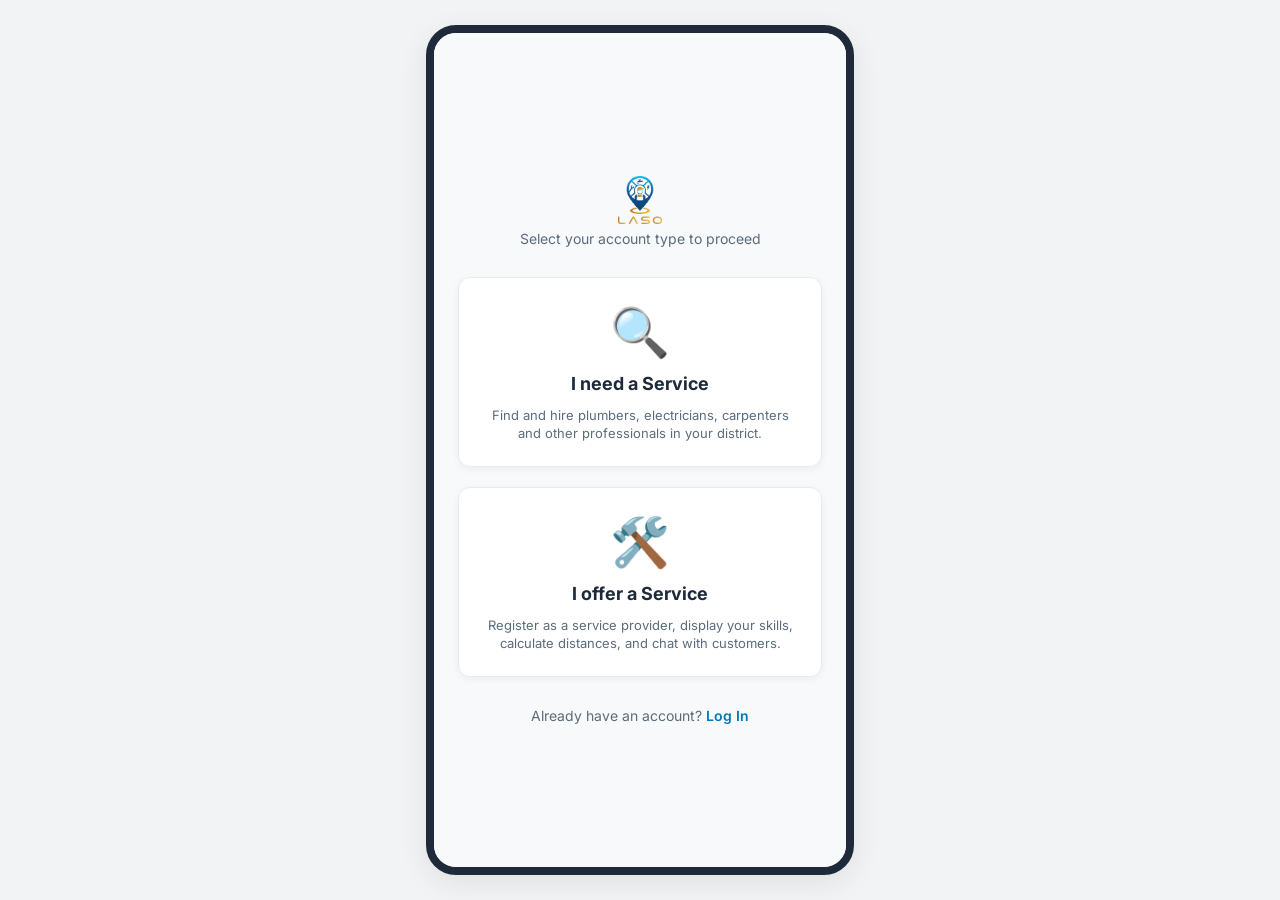
<file: frontend/index.html>
<!DOCTYPE html>
<html lang="en">
<head>
  <meta charset="UTF-8">
  <meta name="viewport" content="width=device-width, initial-scale=1.0">
  <title>LASO - Connecting Services</title>
  <link rel="stylesheet" href="styles/main.css">
  <style>
    .loading-screen {
      display: flex;
      flex-direction: column;
      align-items: center;
      justify-content: center;
      height: 100%;
      background-color: var(--bg-primary);
    }
    .spinner {
      border: 4px solid var(--border-color);
      width: 40px;
      height: 40px;
      border-radius: 50%;
      border-left-color: var(--primary-color);
      animation: spin 1s linear infinite;
      margin-top: 20px;
    }
    @keyframes spin {
      0% { transform: rotate(0deg); }
      100% { transform: rotate(360deg); }
    }
  </style>
  <script type="module">
    import { getSessionUser } from './js/utils.js';
    
    // Quick session routing
    setTimeout(() => {
      const user = getSessionUser();
      if (user) {
        window.location.href = `./pages/${user.userType}/dashboard.html`;
      } else {
        window.location.href = './pages/auth/user-type.html';
      }
    }, 500); // Small delay for smooth splash screen appearance
  </script>
</head>
<body>
  <div class="app-container">
    <div class="loading-screen">
      <h1 class="app-logo" style="font-size: 32px; justify-content: center; gap: 8px;">
        <img src="assets/logo.png" alt="LASO Logo" class="logo-img" onerror="this.style.display='none'; this.nextElementSibling.style.display='inline-block';" style="height: 44px; max-height: 44px; object-fit: contain;">
        <span class="logo-text" style="display: none;">LASO<span>.</span></span>
      </h1>
      <p style="color: var(--text-secondary); font-size: 14px; margin-top: 8px;">Sri Lanka's Service Locator</p>
      <div class="spinner"></div>
    </div>
  </div>
</body>
</html>
</file>
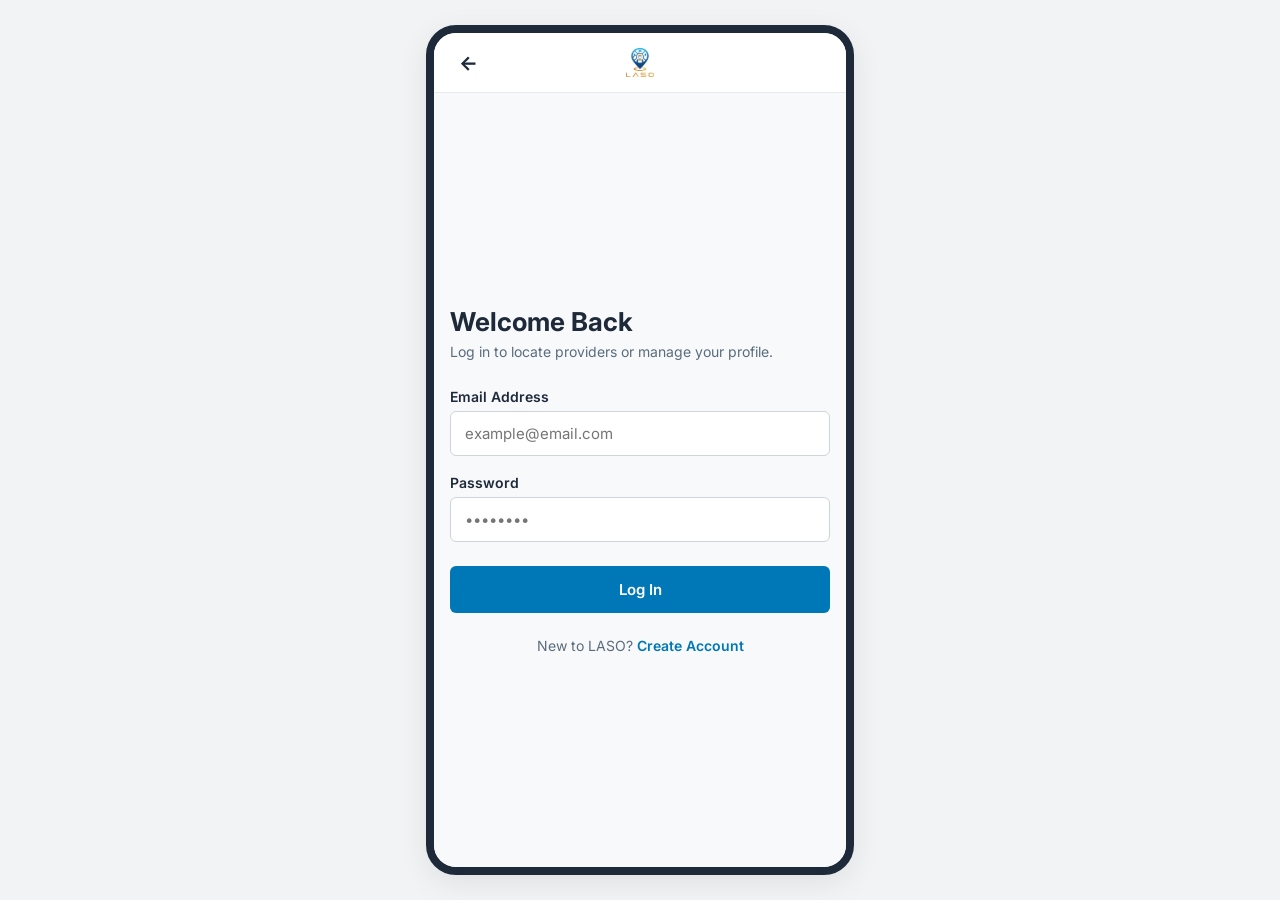
<file: frontend/pages/auth/login.html>
<!DOCTYPE html>
<html lang="en">
<head>
  <meta charset="UTF-8">
  <meta name="viewport" content="width=device-width, initial-scale=1.0">
  <title>LASO - Log In</title>
  <link rel="stylesheet" href="../../styles/main.css">
  <script type="module" src="../../js/auth.js"></script>
</head>
<body>
  <div class="app-container">
    <!-- Header -->
    <header class="app-header">
      <button class="header-action" onclick="window.location.href='user-type.html'" aria-label="Back">
        <span style="font-size: 20px; font-weight: bold; line-height: 1;">←</span>
      </button>
      <a href="../../index.html" class="app-logo" style="text-decoration: none;">
        <img src="../../assets/logo.png" alt="LASO Logo" class="logo-img" onerror="this.style.display='none'; this.nextElementSibling.style.display='inline-block';" style="height: 30px; max-height: 30px; object-fit: contain;">
        <span class="logo-text" style="display: none;">LASO<span>.</span></span>
      </a>
      <div style="width: 36px;"></div>
    </header>

    <!-- Content -->
    <div class="scrollable" style="display: flex; flex-direction: column; justify-content: center; padding-bottom: 20px;">
      <div class="animate-fade-in" style="width: 100%;">
        <h2 style="font-size: 26px; font-weight: 700; margin-bottom: 6px;">Welcome Back</h2>
        <p style="color: var(--text-secondary); font-size: 14px; margin-bottom: 28px;">Log in to locate providers or manage your profile.</p>

        <div id="error-alert" style="display: none; background-color: #ffe3e3; color: #d63031; padding: 12px; border-radius: var(--radius-sm); font-size: 14px; margin-bottom: 16px; font-weight: 500;"></div>

        <form id="login-form">
          <div class="form-group">
            <label for="email" class="form-label">Email Address</label>
            <input type="email" id="email" class="form-control" placeholder="example@email.com" required>
          </div>

          <div class="form-group" style="margin-bottom: 24px;">
            <label for="password" class="form-label">Password</label>
            <input type="password" id="password" class="form-control" placeholder="••••••••" required>
          </div>

          <button type="submit" class="btn btn-primary">Log In</button>
        </form>

        <div style="text-align: center; margin-top: 24px;">
          <p style="font-size: 14px; color: var(--text-secondary);">
            New to LASO? <a href="user-type.html" style="color: var(--primary-color); font-weight: 600; text-decoration: none;">Create Account</a>
          </p>
        </div>
      </div>
    </div>
  </div>
</body>
</html>
</file>
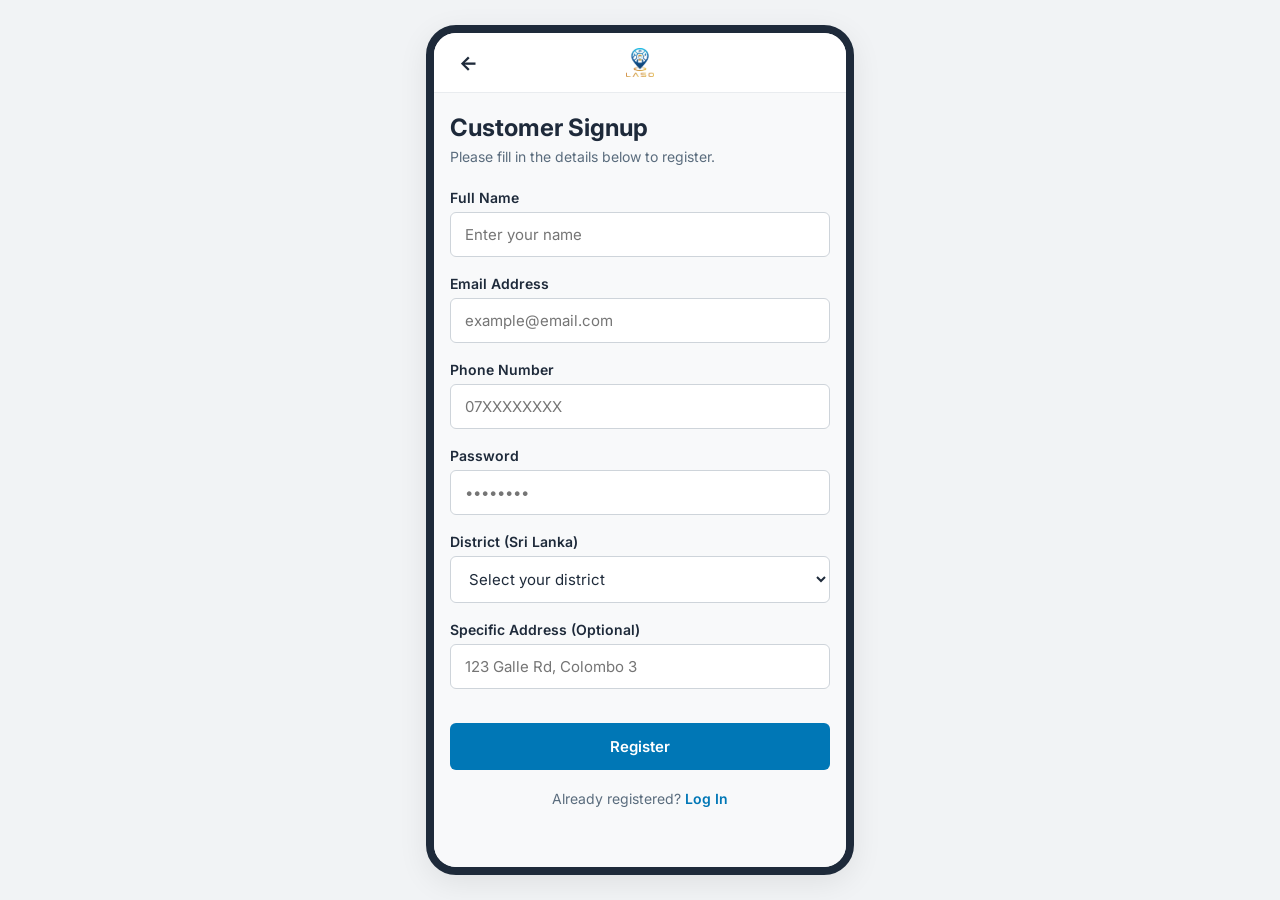
<file: frontend/pages/auth/register.html>
<!DOCTYPE html>
<html lang="en">
<head>
  <meta charset="UTF-8">
  <meta name="viewport" content="width=device-width, initial-scale=1.0">
  <title>LASO - Create Account</title>
  <link rel="stylesheet" href="../../styles/main.css">
  <style>
    .register-container {
      display: flex;
      flex-direction: column;
      height: 100%;
      background-color: var(--bg-primary);
    }
    .gps-row {
      display: grid;
      grid-template-columns: 1fr 1fr auto;
      align-items: flex-end;
      gap: 8px;
    }
  </style>
  <script type="module" src="../../js/auth.js"></script>
</head>
<body>
  <div class="app-container">
    <!-- Header -->
    <header class="app-header">
      <button class="header-action" onclick="window.location.href='user-type.html'" aria-label="Back">
        <span style="font-size: 20px; font-weight: bold; line-height: 1;">←</span>
      </button>
      <a href="../../index.html" class="app-logo" style="text-decoration: none;">
        <img src="../../assets/logo.png" alt="LASO Logo" class="logo-img" onerror="this.style.display='none'; this.nextElementSibling.style.display='inline-block';" style="height: 30px; max-height: 30px; object-fit: contain;">
        <span class="logo-text" style="display: none;">LASO<span>.</span></span>
      </a>
      <div style="width: 36px;"></div>
    </header>

    <!-- Scrollable Form Container -->
    <div class="scrollable">
      <div class="animate-fade-in">
        <h2 id="register-title" style="font-size: 24px; font-weight: 700; margin-bottom: 6px;">Create Account</h2>
        <p style="color: var(--text-secondary); font-size: 14px; margin-bottom: 24px;">Please fill in the details below to register.</p>

        <div id="error-alert" style="display: none; background-color: #ffe3e3; color: #d63031; padding: 12px; border-radius: var(--radius-sm); font-size: 14px; margin-bottom: 16px; font-weight: 500;"></div>

        <form id="register-form">
          <!-- Common Fields -->
          <div class="form-group">
            <label for="name" class="form-label">Full Name</label>
            <input type="text" id="name" class="form-control" placeholder="Enter your name" required>
          </div>

          <div class="form-group">
            <label for="email" class="form-label">Email Address</label>
            <input type="email" id="email" class="form-control" placeholder="example@email.com" required>
          </div>

          <div class="form-group">
            <label for="phone" class="form-label">Phone Number</label>
            <input type="tel" id="phone" class="form-control" placeholder="07XXXXXXXX" required>
          </div>

          <div class="form-group">
            <label for="password" class="form-label">Password</label>
            <input type="password" id="password" class="form-control" placeholder="••••••••" required>
          </div>

          <div class="form-group">
            <label for="district" class="form-label">District (Sri Lanka)</label>
            <select id="district" class="form-control" required>
              <option value="" disabled selected>Select your district</option>
              <option value="Colombo">Colombo</option>
              <option value="Gampaha">Gampaha</option>
              <option value="Kalutara">Kalutara</option>
              <option value="Kandy">Kandy</option>
              <option value="Matale">Matale</option>
              <option value="Nuwara Eliya">Nuwara Eliya</option>
              <option value="Galle">Galle</option>
              <option value="Matara">Matara</option>
              <option value="Hambantota">Hambantota</option>
              <option value="Jaffna">Jaffna</option>
              <option value="Kilinochchi">Kilinochchi</option>
              <option value="Mannar">Mannar</option>
              <option value="Vavuniya">Vavuniya</option>
              <option value="Mullaitivu">Mullaitivu</option>
              <option value="Batticaloa">Batticaloa</option>
              <option value="Ampara">Ampara</option>
              <option value="Trincomalee">Trincomalee</option>
              <option value="Kurunegala">Kurunegala</option>
              <option value="Puttalam">Puttalam</option>
              <option value="Anuradhapura">Anuradhapura</option>
              <option value="Polonnaruwa">Polonnaruwa</option>
              <option value="Badulla">Badulla</option>
              <option value="Moneragala">Moneragala</option>
              <option value="Ratnapura">Ratnapura</option>
              <option value="Kegalle">Kegalle</option>
            </select>
          </div>

          <div class="form-group">
            <label for="address" class="form-label">Specific Address (Optional)</label>
            <input type="text" id="address" class="form-control" placeholder="123 Galle Rd, Colombo 3">
          </div>

          <!-- Provider-Only Fields -->
          <div id="provider-only-fields" style="display: none;">
            <div class="form-group">
              <label for="service-type" class="form-label">Service Category</label>
              <select id="service-type" class="form-control">
                <option value="" disabled selected>Select service you offer</option>
                <option value="plumbing">🧰 Plumbing</option>
                <option value="electrical">⚡ Electrical</option>
                <option value="carpentry">🔨 Carpentry</option>
                <option value="masonry">🧱 Masonry</option>
                <option value="painting">🎨 Painting</option>
                <option value="appliance">📺 Appliance Repair</option>
                <option value="ac">❄️ AC Repair & Maintenance</option>
                <option value="cleaning">🧹 Cleaning Services</option>
              </select>
            </div>

            <div class="form-group">
              <label class="form-label">GPS Coordinates</label>
              <div class="gps-row">
                <div>
                  <span class="text-xs text-secondary">Latitude</span>
                  <input type="number" id="lat" class="form-control" step="any" placeholder="Latitude" style="padding: 10px 8px; font-size: 13px;">
                </div>
                <div>
                  <span class="text-xs text-secondary">Longitude</span>
                  <input type="number" id="lon" class="form-control" step="any" placeholder="Longitude" style="padding: 10px 8px; font-size: 13px;">
                </div>
                <button type="button" id="btn-gps" class="btn btn-secondary" style="padding: 10px 12px; margin-top: 18px; font-size: 13px; height: 42px;">
                  🎯 Get GPS
                </button>
              </div>
              <p style="font-size: 11px; color: var(--text-secondary); margin-top: 4px;">Provides distance calculation. If left empty, default district center will be used.</p>
            </div>

            <div class="form-group">
              <label for="description" class="form-label">Short Description of Services</label>
              <textarea id="description" class="form-control" placeholder="Describe your experience, rates, or general service offers..."></textarea>
            </div>
          </div>

          <button type="submit" class="btn btn-primary" style="margin-top: 16px;">Register</button>
        </form>

        <div style="text-align: center; margin-top: 20px;">
          <p style="font-size: 14px; color: var(--text-secondary);">
            Already registered? <a href="login.html" style="color: var(--primary-color); font-weight: 600; text-decoration: none;">Log In</a>
          </p>
        </div>
      </div>
    </div>
  </div>
</body>
</html>
</file>
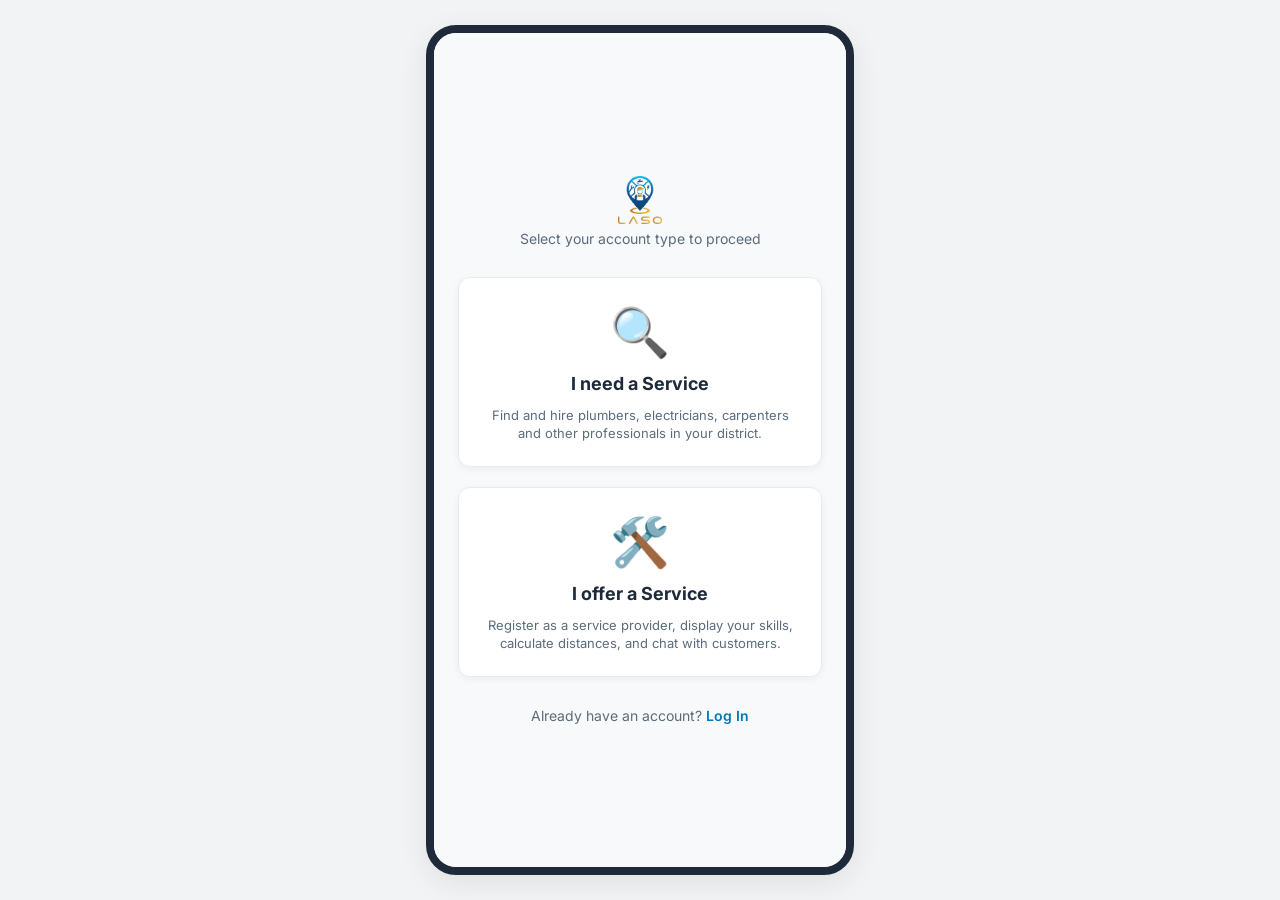
<file: frontend/pages/auth/user-type.html>
<!DOCTYPE html>
<html lang="en">
<head>
  <meta charset="UTF-8">
  <meta name="viewport" content="width=device-width, initial-scale=1.0">
  <title>LASO - Choose Account Type</title>
  <link rel="stylesheet" href="../../styles/main.css">
  <style>
    .type-container {
      display: flex;
      flex-direction: column;
      justify-content: center;
      height: 100%;
      padding: 24px;
      gap: 20px;
      background-color: var(--bg-secondary);
    }
    .type-card {
      border: 1px solid var(--border-color);
      border-radius: var(--radius-md);
      padding: 24px;
      background-color: var(--card-bg);
      text-align: center;
      cursor: pointer;
      transition: var(--transition-normal);
      box-shadow: var(--shadow-card);
      display: flex;
      flex-direction: column;
      align-items: center;
      gap: 12px;
    }
    .type-card:hover {
      border-color: var(--primary-color);
      transform: translateY(-4px);
      box-shadow: var(--shadow-soft);
    }
    .type-icon {
      font-size: 48px;
    }
    .type-title {
      font-size: 18px;
      font-weight: 700;
      color: var(--text-primary);
    }
    .type-desc {
      font-size: 13px;
      color: var(--text-secondary);
      line-height: 1.4;
    }
  </style>
</head>
<body>
  <div class="app-container">
    <div class="type-container">
      <div style="text-align: center; margin-bottom: 10px;">
        <h1 class="app-logo" style="font-size: 36px; justify-content: center; margin-bottom: 6px; gap: 8px;">
          <img src="../../assets/logo.png" alt="LASO Logo" class="logo-img" onerror="this.style.display='none'; this.nextElementSibling.style.display='inline-block';" style="height: 48px; max-height: 48px; object-fit: contain;">
          <span class="logo-text" style="display: none;">LASO<span>.</span></span>
        </h1>
        <p style="color: var(--text-secondary); font-size: 14px;">Select your account type to proceed</p>
      </div>

      <div class="type-card" onclick="window.location.href='register.html?type=customer'" role="button" tabindex="0">
        <div class="type-icon">🔍</div>
        <div class="type-title">I need a Service</div>
        <div class="type-desc">Find and hire plumbers, electricians, carpenters and other professionals in your district.</div>
      </div>

      <div class="type-card" onclick="window.location.href='register.html?type=provider'" role="button" tabindex="0">
        <div class="type-icon">🛠️</div>
        <div class="type-title">I offer a Service</div>
        <div class="type-desc">Register as a service provider, display your skills, calculate distances, and chat with customers.</div>
      </div>

      <div style="text-align: center; margin-top: 10px;">
        <p style="font-size: 14px; color: var(--text-secondary);">
          Already have an account? <a href="login.html" style="color: var(--primary-color); font-weight: 600; text-decoration: none;">Log In</a>
        </p>
      </div>
    </div>
  </div>
</body>
</html>
</file>
<file: frontend/styles/main.css>
@import url('https://fonts.googleapis.com/css2?family=Inter:wght@300;400;500;600;700&display=swap');

:root {
  --bg-primary: #ffffff;
  --bg-secondary: #f8f9fa;
  --card-bg: #ffffff;
  --text-primary: #1e2a3a;
  --text-secondary: #5a6c7d;
  --border-color: #e9ecef;
  --primary-color: #0077b6;
  --primary-hover: #005f92;
  --primary-light: rgba(0, 119, 182, 0.08);
  --shadow-soft: 0 4px 12px rgba(0, 0, 0, 0.04);
  --shadow-card: 0 2px 8px rgba(0, 0, 0, 0.05);
  --shadow-nav: 0 -2px 10px rgba(0, 0, 0, 0.05);
  --shadow-focus: 0 0 0 3px rgba(0, 119, 182, 0.2);
  --radius-sm: 6px;
  --radius-md: 12px;
  --radius-lg: 20px;
  --transition-fast: 0.2s cubic-bezier(0.4, 0, 0.2, 1);
  --transition-normal: 0.3s cubic-bezier(0.4, 0, 0.2, 1);
}

/* Reset and base styles */
* {
  margin: 0;
  padding: 0;
  box-sizing: border-box;
  font-family: 'Inter', -apple-system, BlinkMacSystemFont, "Segoe UI", Roboto, sans-serif;
  -webkit-tap-highlight-color: transparent;
}

body {
  background-color: #f1f3f5;
  color: var(--text-primary);
  display: flex;
  justify-content: center;
  align-items: center;
  min-height: 100vh;
  margin: 0;
}

/* App Wrapper for Phone Aspect Ratio on Desktop */
.app-container {
  width: 100%;
  max-width: 428px;
  height: 100vh;
  min-height: 550px;
  background-color: var(--bg-primary);
  position: relative;
  display: flex;
  flex-direction: column;
  box-shadow: 0 8px 30px rgba(0, 0, 0, 0.08);
  overflow: hidden;
}

@media (min-width: 435px) {
  .app-container {
    height: 850px;
    border-radius: 30px;
    border: 8px solid #1e2a3a;
  }
}

/* Scrollable Container without visible Scrollbar */
.scrollable {
  flex: 1;
  overflow-y: auto;
  scrollbar-width: none; /* Firefox */
  -ms-overflow-style: none; /* IE/Edge */
  padding: 20px 16px 90px 16px;
  background-color: var(--bg-secondary);
}

.scrollable::-webkit-scrollbar {
  display: none; /* Chrome/Safari */
}

/* App Bar / Header */
.app-header {
  height: 60px;
  background-color: var(--bg-primary);
  border-bottom: 1px solid var(--border-color);
  display: flex;
  align-items: center;
  justify-content: space-between;
  padding: 0 16px;
  z-index: 10;
  flex-shrink: 0;
}

.app-logo {
  text-decoration: none;
  display: flex;
  align-items: center;
  gap: 8px;
}

.logo-text {
  font-size: 22px;
  font-weight: 800;
  color: var(--text-primary);
  letter-spacing: 1.5px;
}

.logo-text span {
  color: var(--primary-color);
}

.logo-img {
  max-height: 30px;
  object-fit: contain;
  vertical-align: middle;
}

.header-action {
  background: none;
  border: none;
  font-size: 20px;
  cursor: pointer;
  color: var(--text-primary);
  width: 36px;
  height: 36px;
  border-radius: 50%;
  display: flex;
  align-items: center;
  justify-content: center;
  transition: var(--transition-fast);
}

.header-action:hover {
  background-color: var(--bg-secondary);
}

/* Bottom Navigation Bar */
.bottom-nav {
  position: absolute;
  bottom: 0;
  left: 0;
  right: 0;
  height: 70px;
  background-color: var(--bg-primary);
  border-top: 1px solid var(--border-color);
  box-shadow: var(--shadow-nav);
  display: flex;
  justify-content: space-around;
  align-items: center;
  z-index: 10;
  padding: 0 10px;
  padding-bottom: env(safe-area-inset-bottom);
}

.nav-item {
  display: flex;
  flex-direction: column;
  align-items: center;
  text-decoration: none;
  color: var(--text-secondary);
  font-size: 11px;
  font-weight: 500;
  transition: color 0.3s ease, font-weight 0.3s ease;
  cursor: pointer;
  background: none;
  border: none;
  gap: 2px;
  width: 65px;
  height: 100%;
  justify-content: center;
  position: relative;
}

.nav-icon-container {
  display: flex;
  align-items: center;
  justify-content: center;
  width: 32px;
  height: 32px;
  transition: transform 0.3s cubic-bezier(0.175, 0.885, 0.32, 1.275), box-shadow 0.3s ease, background-color 0.3s ease, border-color 0.3s ease;
}

.nav-svg {
  width: 22px;
  height: 22px;
  stroke: var(--text-secondary);
  transition: stroke 0.3s ease, transform 0.3s ease;
}

.nav-label {
  transition: transform 0.3s ease, opacity 0.3s ease;
}

/* Hover & Active States */
.nav-item:hover {
  color: var(--primary-color);
}

.nav-item:hover .nav-icon-container {
  transform: translateY(-3px);
}

.nav-item:hover .nav-svg {
  stroke: var(--primary-color);
}

.nav-item.active {
  color: var(--primary-color);
  font-weight: 700;
}

.nav-item.active .nav-icon-container {
  background-color: var(--bg-primary);
  border: 2px solid var(--primary-color);
  border-radius: 40%;
  width: 44px;
  height: 44px;
  transform: translateY(-8px);
  box-shadow: 0 4px 0 var(--primary-color), 0 4px 8px rgba(0, 119, 182, 0.15);
}

.nav-item.active .nav-svg {
  stroke: var(--primary-color);
  transform: scale(1.05);
}

/* Tactile Pressed 3D click feedback */
.nav-item:active .nav-icon-container {
  transform: translateY(-2px);
  box-shadow: 0 2px 0 var(--primary-color), 0 2px 4px rgba(0, 119, 182, 0.15);
}

/* 3D block colored line at the bottom of active item */
.nav-item::after {
  content: '';
  position: absolute;
  bottom: 2px;
  width: 20px;
  height: 3px;
  border-radius: 1.5px;
  background-color: var(--primary-color);
  transform: scaleX(0);
  transition: transform 0.3s cubic-bezier(0.175, 0.885, 0.32, 1.275);
}

.nav-item.active::after {
  transform: scaleX(1);
}

/* Cards */
.card {
  background-color: var(--card-bg);
  border-radius: var(--radius-md);
  border: 1px solid var(--border-color);
  box-shadow: var(--shadow-card);
  padding: 16px;
  margin-bottom: 16px;
  transition: var(--transition-normal);
}

.card:hover {
  transform: translateY(-2px);
  box-shadow: var(--shadow-soft);
}

/* Forms & Input fields */
.form-group {
  margin-bottom: 18px;
}

.form-label {
  display: block;
  font-size: 14px;
  font-weight: 600;
  color: var(--text-primary);
  margin-bottom: 6px;
}

.form-control {
  width: 100%;
  padding: 12px 14px;
  background-color: var(--bg-primary);
  border: 1px solid #ced4da;
  border-radius: var(--radius-sm);
  color: var(--text-primary);
  font-size: 15px;
  transition: border-color 0.15s ease-in-out, box-shadow 0.15s ease-in-out;
}

.form-control:focus {
  outline: none;
  border-color: var(--primary-color);
  box-shadow: var(--shadow-focus);
}

textarea.form-control {
  min-height: 100px;
  resize: none;
}

.form-check {
  display: flex;
  align-items: center;
  gap: 8px;
  cursor: pointer;
}

/* Buttons */
.btn {
  display: inline-flex;
  align-items: center;
  justify-content: center;
  width: 100%;
  padding: 14px;
  border-radius: var(--radius-sm);
  border: none;
  font-size: 15px;
  font-weight: 600;
  cursor: pointer;
  transition: var(--transition-fast);
  gap: 8px;
}

.btn-primary {
  background-color: var(--primary-color);
  color: #ffffff;
}

.btn-primary:hover {
  background-color: var(--primary-hover);
}

.btn-primary:active {
  transform: scale(0.98);
}

.btn-secondary {
  background-color: var(--bg-secondary);
  color: var(--text-primary);
  border: 1px solid var(--border-color);
}

.btn-secondary:hover {
  background-color: var(--border-color);
}

.btn-secondary:active {
  transform: scale(0.98);
}

.btn-text {
  background: none;
  border: none;
  color: var(--primary-color);
  padding: 8px;
  width: auto;
  font-size: 14px;
}

.btn-text:hover {
  text-decoration: underline;
}

/* Category Chips */
.chips-container {
  display: flex;
  gap: 8px;
  overflow-x: auto;
  padding: 4px 0 12px 0;
  scrollbar-width: none;
  -ms-overflow-style: none;
}

.chips-container::-webkit-scrollbar {
  display: none;
}

.chip {
  flex-shrink: 0;
  padding: 8px 14px;
  border-radius: var(--radius-lg);
  background-color: var(--card-bg);
  border: 1px solid var(--border-color);
  font-size: 13px;
  font-weight: 500;
  color: var(--text-secondary);
  cursor: pointer;
  transition: var(--transition-fast);
  display: flex;
  align-items: center;
  gap: 6px;
}

.chip:hover {
  border-color: var(--primary-color);
  color: var(--primary-color);
}

.chip.active {
  background-color: var(--primary-color);
  color: #ffffff;
  border-color: var(--primary-color);
}

/* Badge and Rating Stars */
.rating-stars {
  color: #ffb703;
  display: flex;
  align-items: center;
  gap: 2px;
}

.badge {
  display: inline-flex;
  align-items: center;
  justify-content: center;
  padding: 4px 8px;
  border-radius: var(--radius-sm);
  font-size: 12px;
  font-weight: 600;
}

.badge-info {
  background-color: var(--primary-light);
  color: var(--primary-color);
}

/* Chat styles */
.message-bubble {
  max-width: 80%;
  padding: 12px 16px;
  border-radius: var(--radius-md);
  margin-bottom: 12px;
  font-size: 14px;
  line-height: 1.4;
}

.message-sent {
  background-color: var(--primary-color);
  color: #ffffff;
  align-self: flex-end;
  border-bottom-right-radius: 2px;
}

.message-received {
  background-color: var(--bg-primary);
  color: var(--text-primary);
  border: 1px solid var(--border-color);
  align-self: flex-start;
  border-bottom-left-radius: 2px;
}

.chat-container {
  display: flex;
  flex-direction: column;
  gap: 4px;
  padding: 10px 0;
}

.chat-input-bar {
  display: flex;
  gap: 8px;
  padding: 12px 16px;
  background-color: var(--bg-primary);
  border-top: 1px solid var(--border-color);
  position: absolute;
  bottom: 0;
  left: 0;
  right: 0;
}

/* Search bar styling */
.search-wrapper {
  position: relative;
  margin-bottom: 16px;
}

.search-input {
  padding-left: 40px;
}

.search-icon {
  position: absolute;
  left: 14px;
  top: 50%;
  transform: translateY(-50%);
  color: var(--text-secondary);
  font-size: 16px;
  pointer-events: none;
}

/* Animations */
@keyframes slideInUp {
  from {
    transform: translateY(20px);
    opacity: 0;
  }
  to {
    transform: translateY(0);
    opacity: 1;
  }
}

.animate-fade-in {
  animation: slideInUp 0.3s cubic-bezier(0.16, 1, 0.3, 1) forwards;
}

/* Utilities */
.text-center { text-align: center; }
.mt-4 { margin-top: 16px; }
.mb-4 { margin-bottom: 16px; }
.w-full { width: 100%; }
.flex { display: flex; }
.flex-col { flex-direction: column; }
.items-center { align-items: center; }
.justify-between { justify-content: space-between; }
.gap-8 { gap: 8px; }
.font-semibold { font-weight: 600; }
.text-sm { font-size: 13px; }
.text-xs { font-size: 11px; }
.text-secondary { color: var(--text-secondary); }

/* Premium Glassmorphic Notification Toast */
.toast-notification {
  position: absolute;
  top: 70px;
  left: 16px;
  right: 16px;
  background: rgba(255, 255, 255, 0.92);
  backdrop-filter: blur(12px);
  border: 1px solid rgba(0, 119, 182, 0.18);
  border-radius: var(--radius-md);
  padding: 12px 16px;
  box-shadow: 0 10px 25px rgba(0, 0, 0, 0.08);
  display: flex;
  align-items: center;
  gap: 12px;
  z-index: 999;
  transform: translateY(-120px);
  opacity: 0;
  transition: transform 0.4s cubic-bezier(0.175, 0.885, 0.32, 1.275), opacity 0.4s ease;
}

.toast-notification.show {
  transform: translateY(0);
  opacity: 1;
}

.toast-icon {
  font-size: 22px;
  background: var(--primary-light);
  width: 40px;
  height: 40px;
  border-radius: 50%;
  display: flex;
  align-items: center;
  justify-content: center;
  flex-shrink: 0;
}

.toast-body {
  flex: 1;
  min-width: 0;
}

.toast-title {
  font-size: 13px;
  font-weight: 700;
  color: var(--text-primary);
  margin-bottom: 2px;
}

.toast-message {
  font-size: 12px;
  color: var(--text-secondary);
  line-height: 1.35;
  white-space: nowrap;
  overflow: hidden;
  text-overflow: ellipsis;
}
</file>
